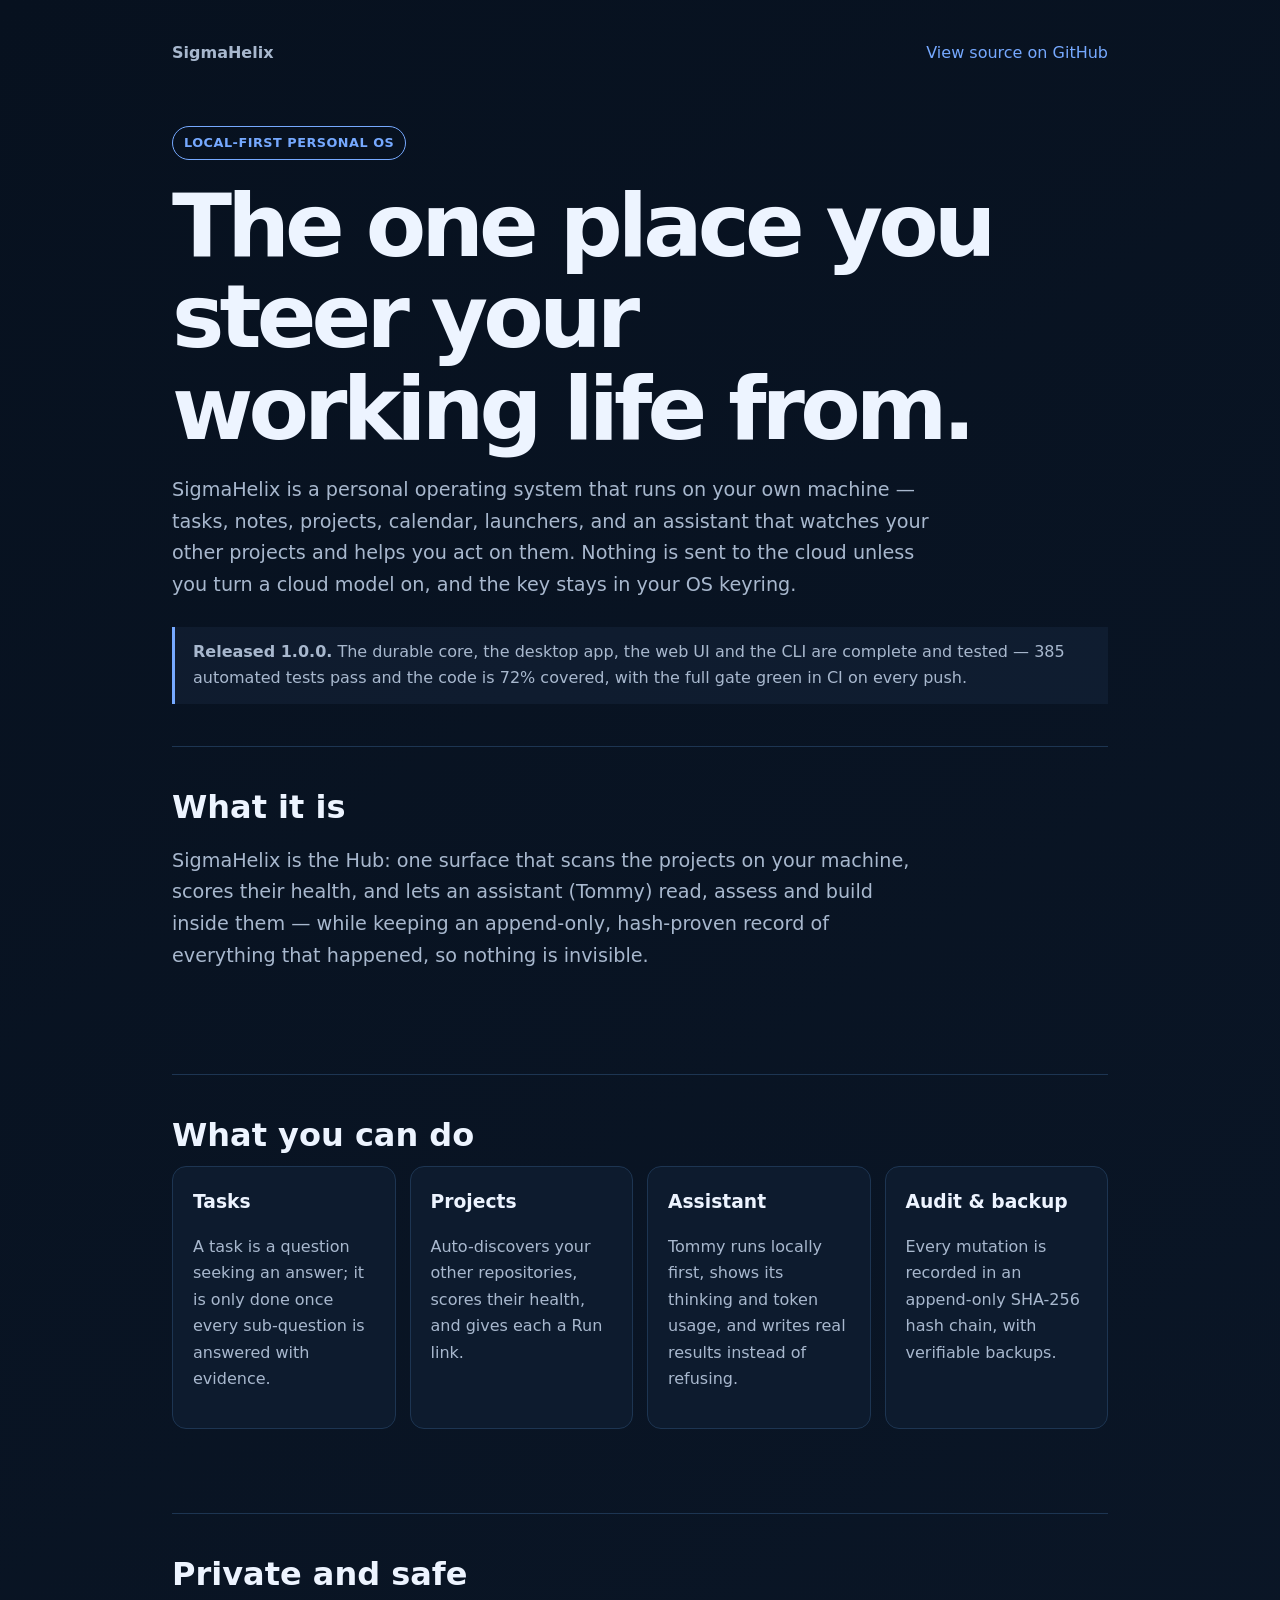
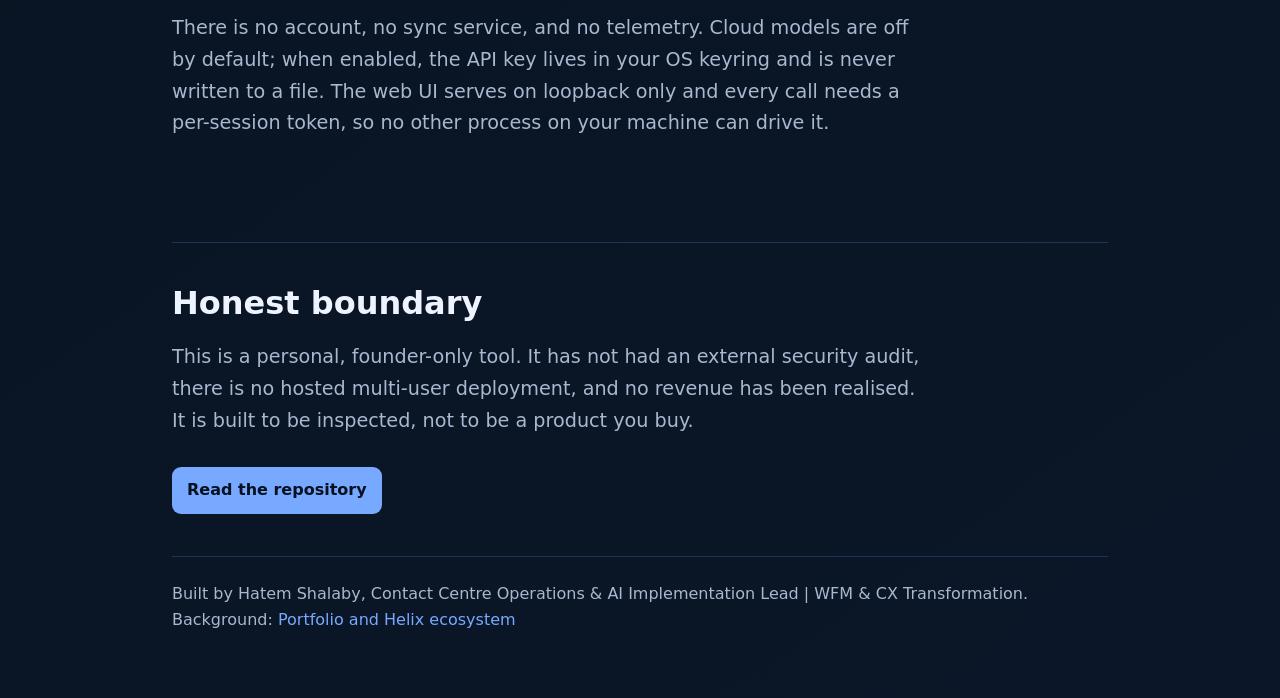
<file: index.html>
<!doctype html>
<html lang="en">
<head>
<meta charset="utf-8">
<meta name="viewport" content="width=device-width,initial-scale=1">
<meta name="description" content="SigmaHelix — a local-first personal operating system that runs on your own machine: tasks, notes, projects, calendar, and an assistant that watches and helps manage your other projects. Released v1.0.0.">
<title>SigmaHelix</title>
<style>
:root{--bg:#07111f;--panel:#0d1b2e;--text:#edf4ff;--muted:#a8b8ce;--accent:#76a9ff;--line:#1d3552}
*{box-sizing:border-box}body{margin:0;background:linear-gradient(145deg,#07111f,#0b1728);color:var(--text);font:16px/1.65 system-ui,-apple-system,Segoe UI,sans-serif}main{max-width:980px;margin:auto;padding:28px 22px 64px}nav{display:flex;justify-content:space-between;gap:20px;padding:12px 0 60px;color:var(--muted)}a{color:var(--accent);text-decoration:none}.tag{display:inline-block;border:1px solid var(--accent);border-radius:999px;padding:5px 11px;color:var(--accent);font-size:.8rem;font-weight:700;letter-spacing:.04em;text-transform:uppercase}h1{font-size:clamp(2.5rem,7vw,5.5rem);line-height:1.04;letter-spacing:-.055em;max-width:820px;margin:20px 0}h2{font-size:2rem;line-height:1.15;margin:0 0 12px}.lead{font-size:1.2rem;color:var(--muted);max-width:760px}.status{border-left:3px solid var(--accent);padding:12px 18px;margin:26px 0;color:var(--muted);background:rgba(118,169,255,.06)}section{border-top:1px solid var(--line);padding:42px 0;margin-top:42px}.grid{display:grid;grid-template-columns:repeat(auto-fit,minmax(220px,1fr));gap:14px}.card{background:var(--panel);border:1px solid var(--line);border-radius:14px;padding:20px}.card h3{margin:0 0 8px}.card p,.card li{color:var(--muted)}ul{padding-left:20px}footer{border-top:1px solid var(--line);padding-top:24px;color:var(--muted)}.cta{display:inline-block;background:var(--accent);color:#07111f;padding:10px 15px;border-radius:9px;font-weight:700;margin-top:12px}@media(max-width:600px){nav{padding-bottom:36px;flex-direction:column;gap:8px}}
</style>
</head>
<body><main>
<nav><strong>SigmaHelix</strong><a href="https://github.com/Hatemshalaby15071979/SigmaHelix">View source on GitHub</a></nav>
<header><span class="tag">Local-first personal OS</span><h1>The one place you steer your working life from.</h1><p class="lead">SigmaHelix is a personal operating system that runs on your own machine — tasks, notes, projects, calendar, launchers, and an assistant that watches your other projects and helps you act on them. Nothing is sent to the cloud unless you turn a cloud model on, and the key stays in your OS keyring.</p>
<!-- docs-sync:start -->
<p class="status"><strong>Released 1.0.0.</strong> The durable core, the desktop app, the web UI and the CLI are complete and tested — 385 automated tests pass and the code is 72% covered, with the full gate green in CI on every push.</p>
<!-- docs-sync:end --></header>

<section><h2>What it is</h2><p class="lead">SigmaHelix is the Hub: one surface that scans the projects on your machine, scores their health, and lets an assistant (Tommy) read, assess and build inside them — while keeping an append-only, hash-proven record of everything that happened, so nothing is invisible.</p></section>

<section><h2>What you can do</h2><div class="grid"><article class="card"><h3>Tasks</h3><p>A task is a question seeking an answer; it is only done once every sub-question is answered with evidence.</article></article><article class="card"><h3>Projects</h3><p>Auto-discovers your other repositories, scores their health, and gives each a Run link.</article></article><article class="card"><h3>Assistant</h3><p>Tommy runs locally first, shows its thinking and token usage, and writes real results instead of refusing.</article></article><article class="card"><h3>Audit &amp; backup</h3><p>Every mutation is recorded in an append-only SHA-256 hash chain, with verifiable backups.</article></article></div></section>

<section><h2>Private and safe</h2><p class="lead">There is no account, no sync service, and no telemetry. Cloud models are off by default; when enabled, the API key lives in your OS keyring and is never written to a file. The web UI serves on loopback only and every call needs a per-session token, so no other process on your machine can drive it.</p></section>

<section><h2>Honest boundary</h2><p class="lead">This is a personal, founder-only tool. It has not had an external security audit, there is no hosted multi-user deployment, and no revenue has been realised. It is built to be inspected, not to be a product you buy.</p><a class="cta" href="https://github.com/Hatemshalaby15071979/SigmaHelix">Read the repository</a></section>

<footer>Built by Hatem Shalaby, Contact Centre Operations & AI Implementation Lead | WFM & CX Transformation. Background: <a href="https://github.com/Hatemshalaby15071979">Portfolio and Helix ecosystem</a></footer>
</main></body></html>
</file>
